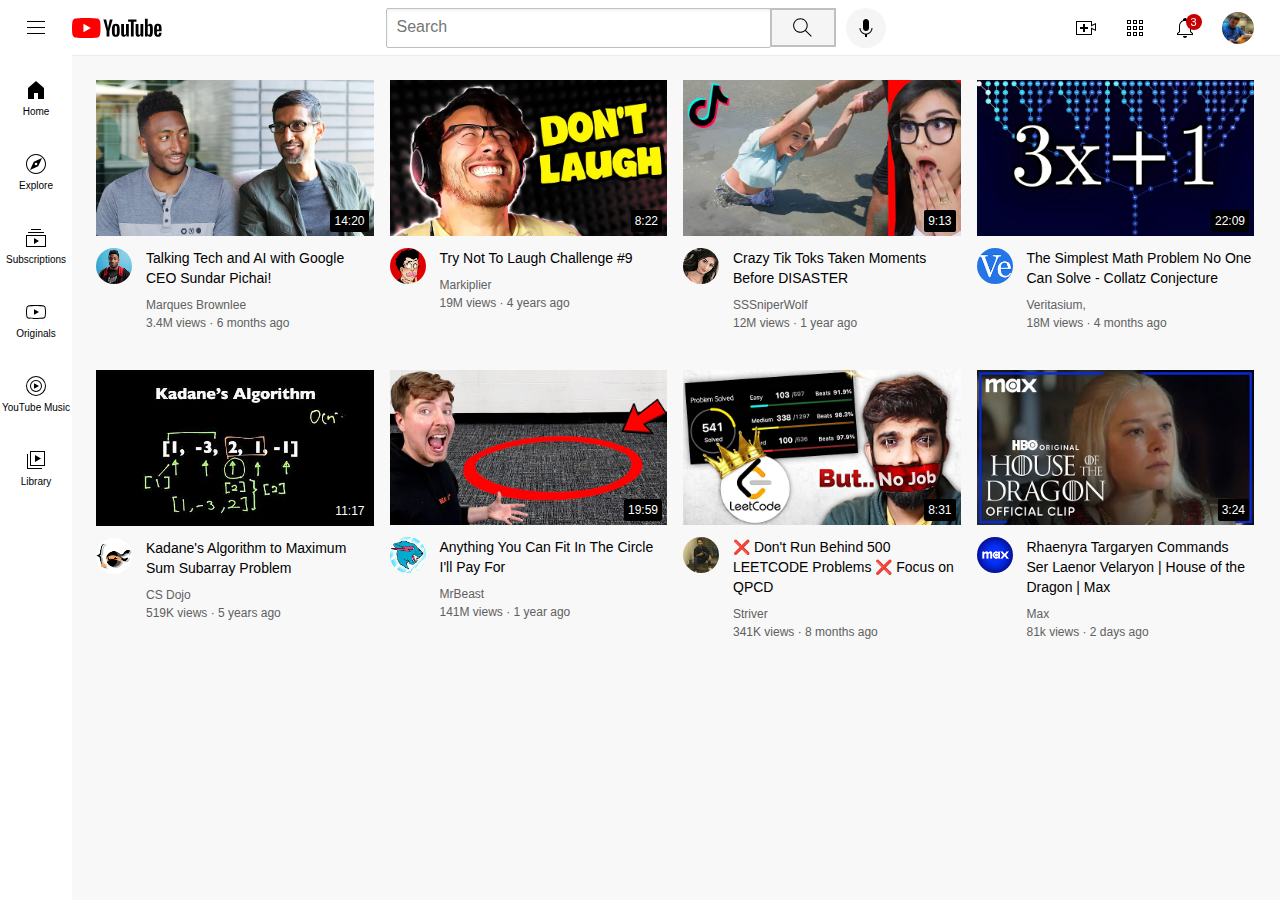
<file: YouTube/index.html>
<!DOCTYPE html>
<html>
<head>
   <meta charset="UTF-8">
   <meta name="viewport" content="width=device-width, initial-scale=1.0">
   <title>Youtube Clone</title>
   <link rel="stylesheet" href="styles/video.css">
   <link rel="stylesheet" href="styles/header.css">
   <link rel="stylesheet" href="styles/general.css">
   <link rel="stylesheet" href="styles/sidebar.css">
   <link rel="preconnect" href="https://fonts.googleapis.com">
<link rel="preconnect" href="https://fonts.gstatic.com" crossorigin>
<link href="https://fonts.google.com/share?selection.family=Roboto:ital,wght@0,400;0,500;0,700;" rel="stylesheet">
   </head>
<body>

   <header class="header">
      <div class="left-section">
         <img class="hamburger-menu" src="icons/hamburger-menu.svg" alt="menu">
         <img class="youtube-logo" src="icons/youtube-logo.svg" alt="logo">
      </div>
      <div class="middle-section">
         <input class="search-bar" type="text" placeholder="Search">
         <button class="search-button">
            <img class="search-icon" src="icons/search.svg" alt="search">
            <div class="tooltip">Search</div>
         </button>
         <!-- comment: position absolute inside position relative-->
         <button class="voice-search-button">
            <img class="voice-search-icon" src="icons/voice-search-icon.svg" alt="voice-search">
            <div class="tooltip">Search with your voice</div>
         </button>
      </div>
      <div class="right-section">
         <div class="upload-icon-container">
            <img class="upload-icon" src="icons/upload.svg" alt="upload">
            <div class="tooltip">Create</div>           
         </div>

         <div class="youtube-apps-icon-container">
            <img class="youtube-apps-icon" src="icons/youtube-apps.svg" alt="apps">
            <div class="tooltip">YouTube Apps</div>            
         </div>

         <div class="notifications-icon-container">
            <img class="notifications-icon" src="icons/notifications.svg" alt="notification">
            <div class="notifications-count">
               3
            </div>
            <div class="tooltip">Notifications</div>
         </div>
         <div class="current-user-picture-container">
            <img class="current-user-picture" src="channel-pictures/acc.jpeg" alt="account">
            <div class="tooltip">User</div>
         </div>

      </div>
   </header>


   <nav class="sidebar">
      <div class="sidebar-link">
         <img src="icons/home.svg" alt="home">
         <div>Home</div>
      </div>
      <div class="sidebar-link">
         <img src="icons/explore.svg" alt="explore">
         <div>Explore</div>
      </div>
      <div class="sidebar-link">
         <img src="icons/subscriptions.svg" alt="subscriptions">
         <div>Subscriptions</div>
      </div>
      <div class="sidebar-link">
         <img src="icons/originals.svg" alt="originals">
         <div>Originals</div>
      </div>
      <div class="sidebar-link">
         <img src="icons/youtube-music.svg" alt="music">
         <div>YouTube Music</div>
      </div>
      <div class="sidebar-link">
         <img src="icons/library.svg" alt="library">
         <div>Library</div>
      </div>
   </nav>

   <main>
      <section class="video-grid">
      <div class="video-preview">
         <div class="thumbnail-row">
            <img class="thumbnail" src = "thumbnails/thumbnail-1.webp" alt = "thumnail1">
            <div class="video-time">
               14:20
            </div>
         </div>
         <div class="video-info-grid">
            <div class="channel-picture">
               <img class="profile-picture" src = "channel-pictures/channel-1.jpeg" alt = "channel1">
            </div>
            
            <div class="video-info">
               <p class="video-title">Talking Tech and AI with Google CEO Sundar Pichai!</p>
               <p class="video-author">Marques Brownlee</p>
               <p class="video-stats">3.4M views &#183 6 months ago</p>
            </div>
            
         </div>      
      </div>

      <div class="video-preview">
         <div class="thumbnail-row">
            <img class="thumbnail" src = "thumbnails/thumbnail-2.webp" alt = "thumnail2">
            <div class="video-time">
               8:22
            </div>
         </div>
         <div class="video-info-grid">
            <div class="channel-picture">
               <img class="profile-picture" src = "channel-pictures/channel-2.jpeg" alt = "channel2">

            </div>
            <div class="video-info">
               <p class="video-title">Try Not To Laugh Challenge #9</p>
               <p class="video-author">Markiplier</p>
               <p class="video-stats">19M views &#183 4 years ago</p>
            </div>
         </div>
      </div>
      
      <div class="video-preview">
         <div class="thumbnail-row">
            <img class="thumbnail" src = "thumbnails/thumbnail-3.webp" alt = "thumnail3">
            <div class="video-time">
               9:13
            </div>
         </div>
         <div class="video-info-grid">
            <div class="channel-picture">
               <img class="profile-picture" src = "channel-pictures/channel-3.jpeg" alt = "channel3">

            </div>
            <div class="video-info">
               <p class="video-title">
                  Crazy Tik Toks Taken Moments Before DISASTER</p>
               <p class="video-author">SSSniperWolf</p>
               <p class="video-stats">12M views &#183 1 year ago</p>
            </div>
         </div>  
      </div>

      <div class="video-preview">
         <div class="thumbnail-row">
            <img class="thumbnail" src = "thumbnails/thumbnail-4.webp" alt = "thumnail4">
            <div class="video-time">
               22:09
            </div>
         </div>
         <div class="video-info-grid">
            <div class="channel-picture">
               <img class="profile-picture" src = "channel-pictures/channel-4.jpeg" alt = "channel4">

            </div>
            <div class="video-info">
               <p class="video-title">
                  The Simplest Math Problem No One Can Solve - Collatz Conjecture </p>
               <p class="video-author"> Veritasium, </p>
               <p class="video-stats"> 18M views &#183 4 months ago</p>
            </div>
         </div>   
      </div>

      <div class="video-preview">
         <div class="thumbnail-row">
            <img class="thumbnail" src = "thumbnails/thumbnail-5.webp" alt = "thumnail5">
            <div class="video-time">
               11:17
            </div>
         </div>
         <div class="video-info-grid">
            <div class="channel-picture">
               <img class="profile-picture" src = "channel-pictures/channel-5.jpeg" alt = "channel5">

            </div>
            <div class="video-info">
               <p class="video-title">
                  Kadane's Algorithm to Maximum Sum Subarray Problem</p>
               <p class="video-author">CS Dojo</p>
               <p class="video-stats">519K views &#183 5 years ago</p>
            </div>
         </div>
      </div>

      <div class="video-preview">
         <div class="thumbnail-row">
            <img class="thumbnail" src = "thumbnails/thumbnail-6.webp" alt = "thumnail6">
            <div class="video-time">
               19:59
            </div>
         </div>
         <div class="video-info-grid">
            <div class="channel-picture">
               <img class="profile-picture" src = "channel-pictures/channel-6.jpeg" alt = "channel6">

            </div>
            <div class="video-info">
               <p class="video-title">
                  Anything You Can Fit In The Circle I&#39ll Pay For</p>
               <p class="video-author">MrBeast</p>
               <p class="video-stats">141M views &#183 1 year ago</p>
            </div>
         </div>
      </div>

      <div class="video-preview">
         <div class="thumbnail-row">
            <img class="thumbnail" src = "thumbnails/thumbnail-7.webp" alt = "thumnail7">
            <div class="video-time">
               8:31
            </div>
         </div>
         <div class="video-info-grid">
            <div class="channel-picture">
               <img class="profile-picture" src = "channel-pictures/channel-7.jpeg" alt = "channel7">

            </div>
            <div class="video-info">
               <p class="video-title">
                  ❌ Don't Run Behind 500 LEETCODE Problems ❌ Focus on QPCD</p>
               <p class="video-author">Striver</p>
               <p class="video-stats">341K views &#183 8 months ago</p>
            </div>
         </div>
      </div>
      <div class="video-preview">
         <div class="thumbnail-row">
            <img class="thumbnail" src = "thumbnails/thumbnail-8.webp" alt = "thumnail8">
            <div class="video-time">
               3:24
            </div>
         </div>
         <div class="video-info-grid">
            <div class="channel-picture">
               <img class="profile-picture" src = "channel-pictures/channel-8.jpeg" alt = "channel8">

            </div>
            <div class="video-info">
               <p class="video-title">
                  Rhaenyra Targaryen Commands Ser Laenor Velaryon | House of the Dragon | Max</p>
               <p class="video-author">Max</p>
               <p class="video-stats">81k views &#183 2 days ago</p>
            </div>
         </div>
      </div>

   </section>

   </main>
   



</body>
</html>
</file>
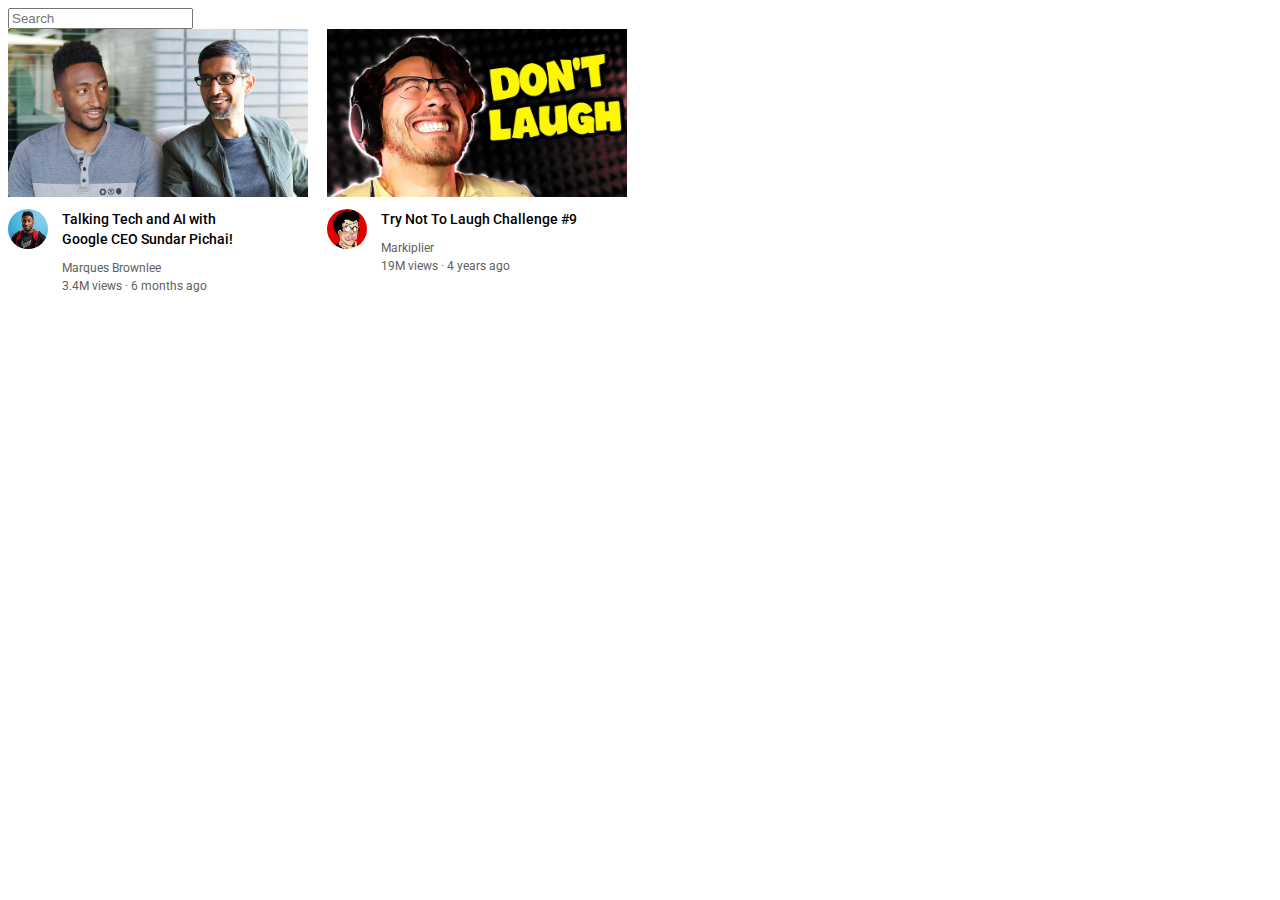
<file: YouTube/example clone (before using grid).html>
<!DOCTYPE html>
<html>
  <head>
    <title>YouTube.com Clone</title>

    <link rel="preconnect" href="https://fonts.googleapis.com">
    <link rel="preconnect" href="https://fonts.gstatic.com" crossorigin>
    <link href="https://fonts.googleapis.com/css2?family=Roboto:wght@400;500;700&display=swap" rel="stylesheet">

    <style>
      p {
        font-family: Roboto, Arial;
        margin-top: 0;
        margin-bottom: 0;
      }

      .thumbnail {
        width: 300px;
        display: block;
      }

      .search-bar {
        display: block;
      }

      .video-title {
        margin-top: 0;
        font-size: 14px;
        font-weight: 500;
        line-height: 20px;
        margin-bottom: 12px;
      }

      .video-preview {
        width: 300px;
        display: inline-block;
        vertical-align: top;
        margin-right: 15px;
      }

      .channel-picture {
        display: inline-block;
        width: 50px;
        vertical-align: top;
      }

      .video-info {
        display: inline-block;
        width: 200px;
      }

      .profile-picture {
        width: 40px;
        border-radius: 50px;
      }

      .thumbnail-row {
        margin-bottom: 12px;
      }

      .video-author,
      .video-stats {
        font-size: 12px;
        color: rgb(96, 96, 96);
      }

      .video-author {
        margin-bottom: 4px;
      }
    </style>
  </head>
  <body>
    <input class="search-bar" type="text" placeholder="Search">

    <div class="video-preview">
      <div class="thumbnail-row">
        <img class="thumbnail" src="thumbnails/thumbnail-1.webp">
      </div>
      <div>
        <div class="channel-picture">
          <img class="profile-picture" src="channel-pictures/channel-1.jpeg">
        </div>
        <div class="video-info">
          <p class="video-title">
            Talking Tech and AI with Google CEO Sundar Pichai!
          </p>
          <p class="video-author">
            Marques Brownlee
          </p>
          <p class="video-stats">
            3.4M views &#183; 6 months ago
          </p>
        </div>
      </div>
    </div>

    <div class="video-preview">
      <div class="thumbnail-row">
        <img class="thumbnail" src="thumbnails/thumbnail-2.webp">
      </div>
      <div>
        <div class="channel-picture">
          <img class="profile-picture" src="channel-pictures/channel-2.jpeg">
        </div>
        <div class="video-info">
          <p class="video-title">
            Try Not To Laugh Challenge #9
          </p>
          <p class="video-author">
            Markiplier
          </p>
          <p class="video-stats">
            19M views &#183; 4 years ago
          </p>
        </div>
      </div>
    </div>
  </body>
</html>
</file>
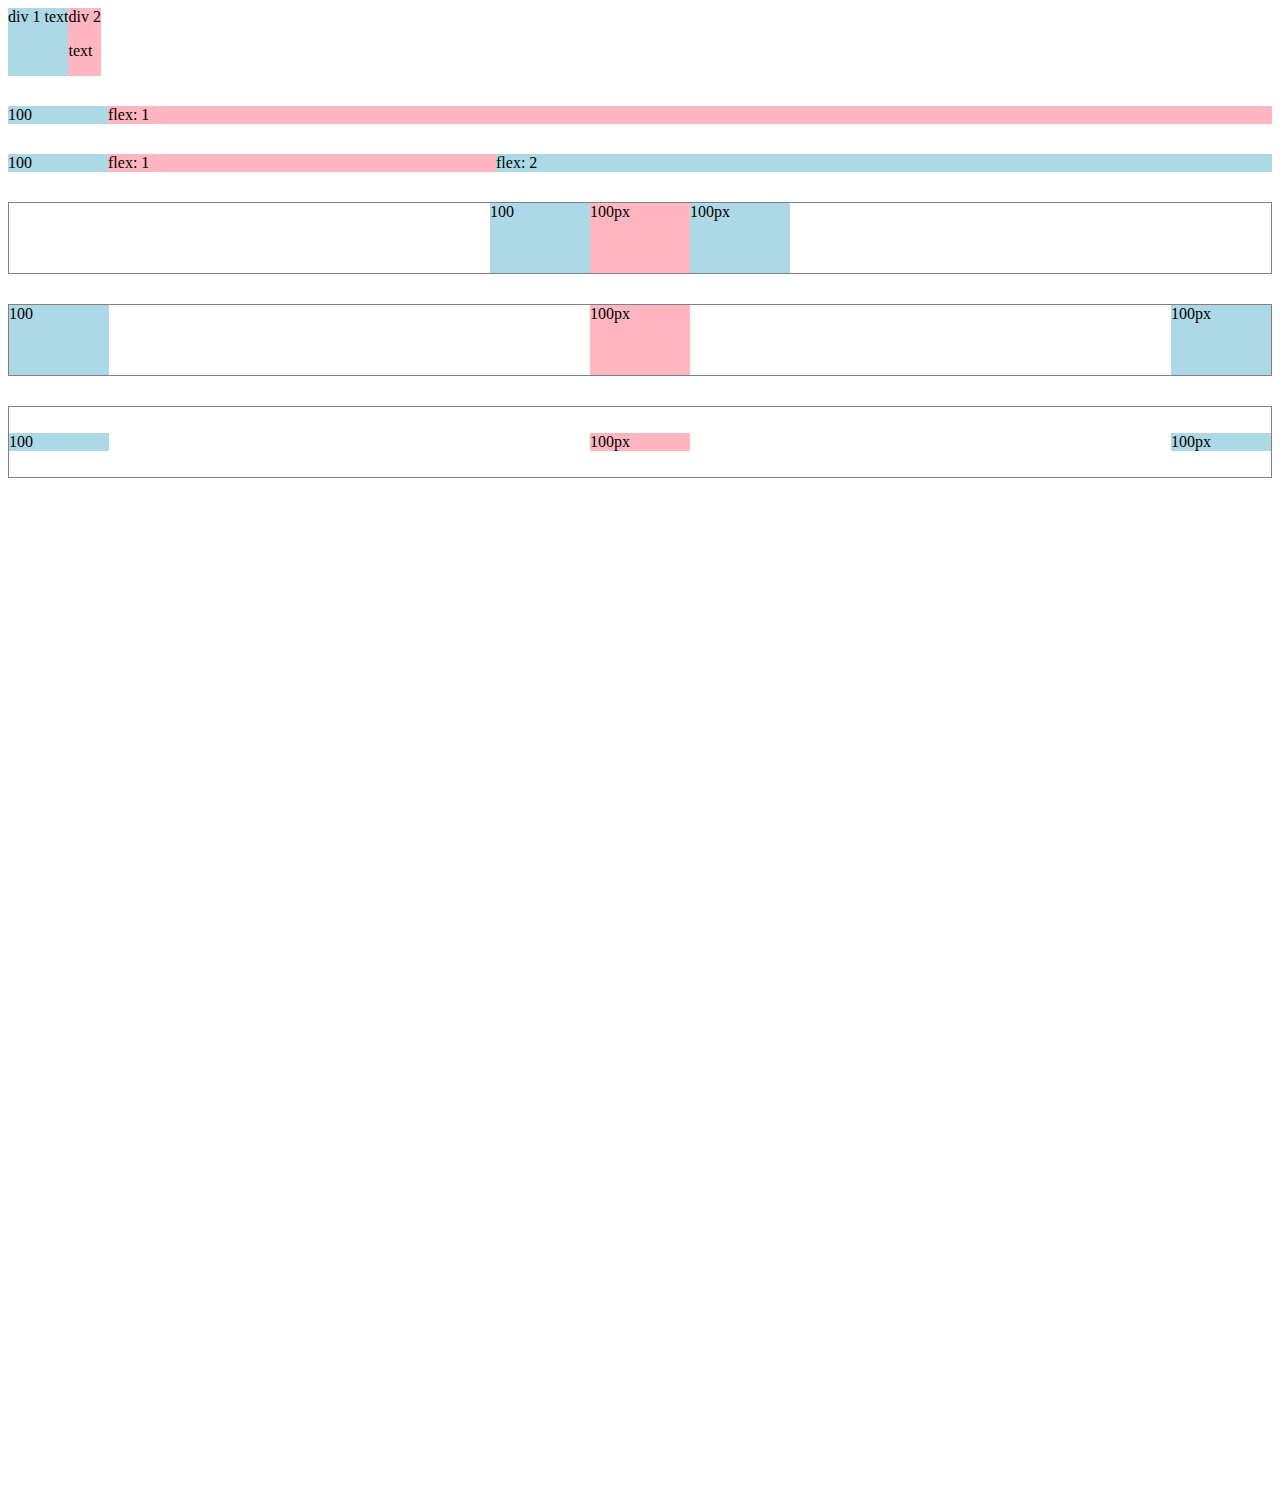
<file: YouTube/flexbox.html>
<!DOCTYPE html>
<html>
<head>
    <title> flexbox practice </title>
</head>
<body style="padding-bottom: 1000px;">
    <div style="display: flex;
    flex-direction: row;
    ">
        <div style="background-color: lightblue " >
            div 1 text
        </div>
        <div style="background-color: lightpink;">
            div 2 <p>text</p>
        </div>        
    </div>

    <div style="display: flex;
    flex-direction: row;
    margin-top: 30px;
    ">
        <div style="background-color: lightblue;
        width:100px;
        " >
            100
        </div>
        <div style=" background-color: lightpink;
        flex:1;
        ">
            flex: 1
        </div>        
    </div>

    <div style="display: flex;
    flex-direction: row;
    margin-top: 30px;
    ">
        <div style="background-color: lightblue;
        width:100px;
        " >
            100
        </div>
        <div style=" background-color: lightpink;
        flex:1;
        ">
            flex: 1
        </div> 
        <div style="background-color: lightblue;
        flex: 2
        " >
            flex: 2
        </div>       
    </div>

    <div style="
    display: flex;
    flex-direction: row;
    height:70px;
    border-width:1px;
    border-style:solid;
    border-color:gray;
    margin-top: 30px;
    justify-content:center;
    ">
        <div style="background-color: lightblue;
        width:100px;
        " >
            100
        </div>
        <div style=" background-color: lightpink;
        width:100px;
        ">
            100px
        </div> 
        <div style="background-color: lightblue;
        width:100px;
        " >
            100px
        </div>       
    </div>


    <div style="
    display: flex;
    flex-direction: row;
    height:70px;
    border-width:1px;
    border-style:solid;
    border-color:gray;
    margin-top: 30px;
    justify-content:space-between;
    ">
        <div style="background-color: lightblue;
        width:100px;
        " >
            100
        </div>
        <div style=" background-color: lightpink;
        width:100px;
        ">
            100px
        </div> 
        <div style="background-color: lightblue;
        width:100px;
        " >
            100px
        </div>       
    </div>


    <div style="
    display: flex;
    flex-direction: row;
    height:70px;
    border-width:1px;
    border-style:solid;
    border-color:gray;
    margin-top: 30px;
    justify-content:space-between;
    align-items:center;
    ">
        <div style="background-color: lightblue;
        width:100px;
        " >
            100
        </div>
        <div style=" background-color: lightpink;
        width:100px;
        ">
            100px
        </div> 
        <div style="background-color: lightblue;
        width:100px;
        " >
            100px
        </div>       
    </div>
</body>
</html>
</file>
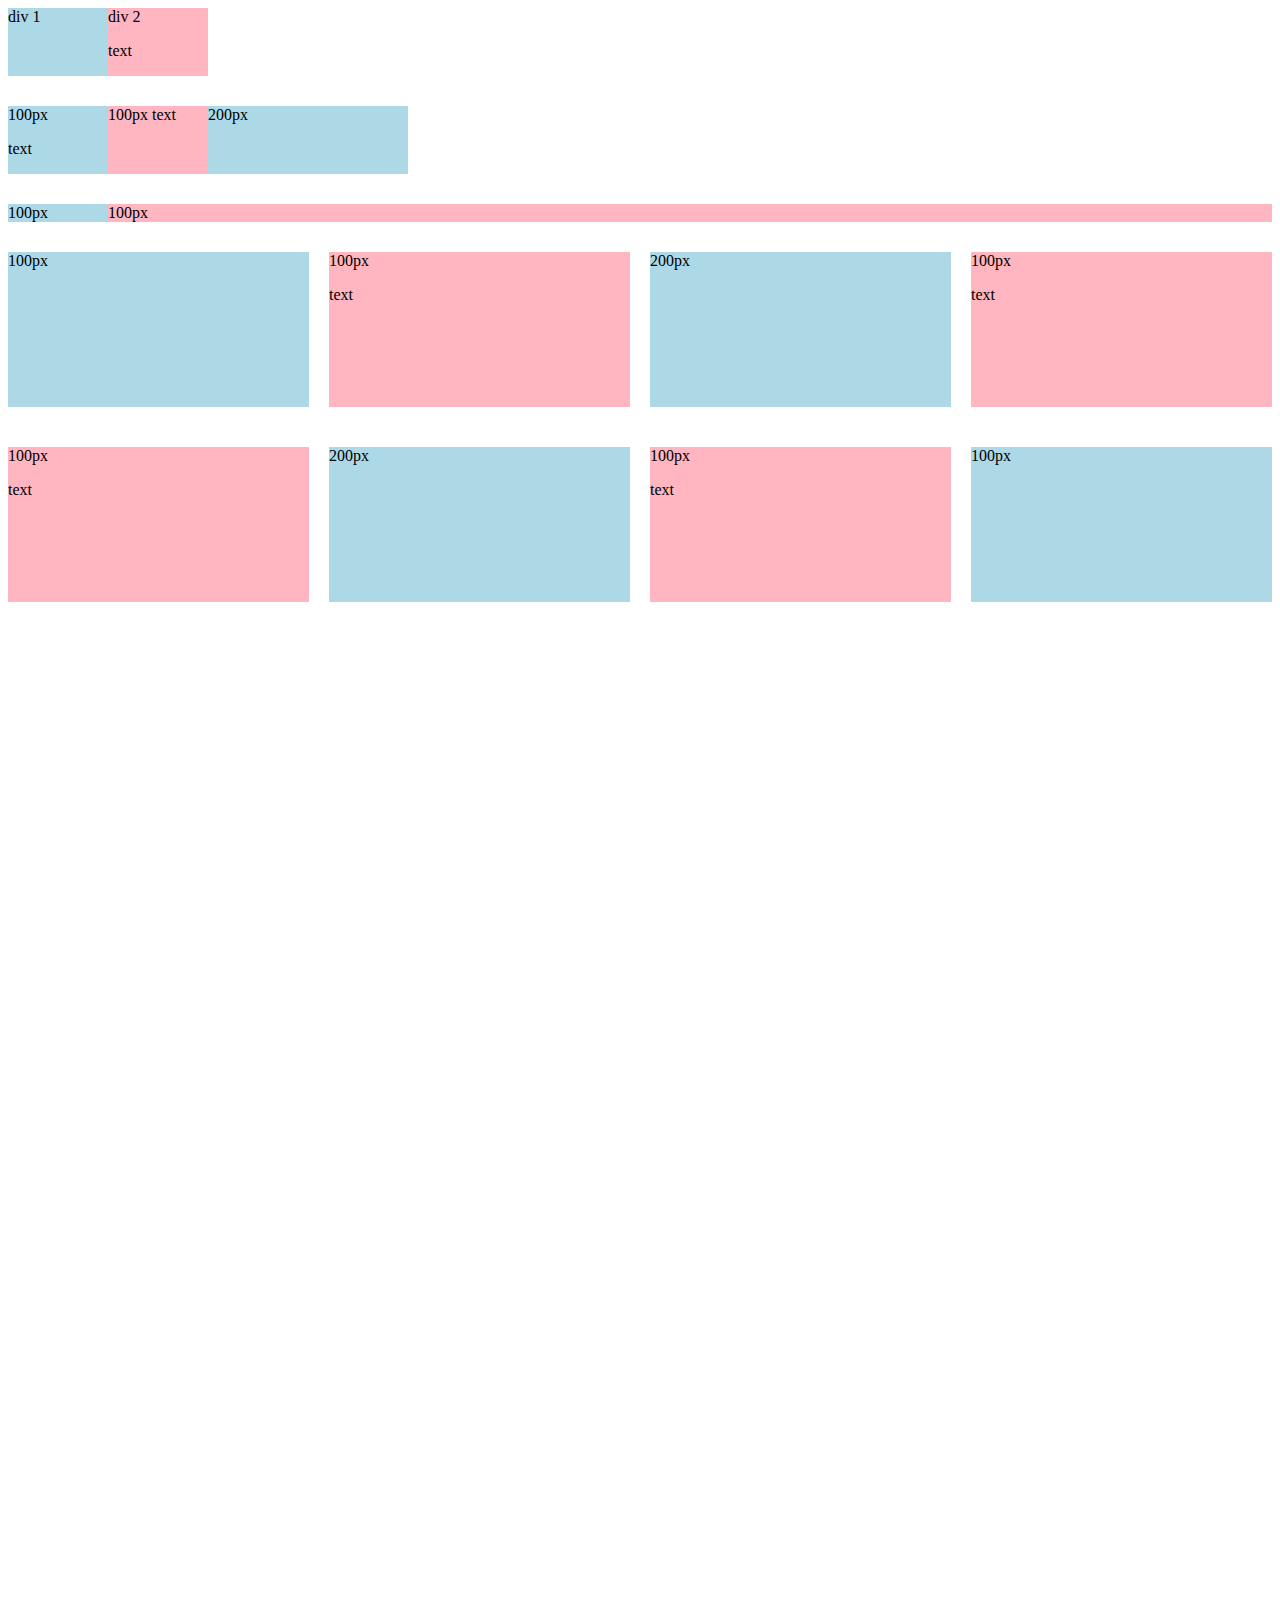
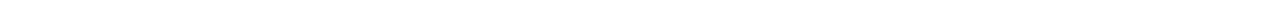
<file: YouTube/grid.html>
<!DOCTYPE html>
<html>
<head>
    <title>Grid Practice</title>
</head>
<body style="padding-bottom: 1000px;">
    
    <div style="display: grid; 
    grid-template-columns:100px 100px;">
        <div style="background-color: lightblue">
            div 1
        </div>
        <div style="background-color: lightpink">
            div 2 <p>text</p>
        </div>
    </div>

    <div style="
    margin-top:30px;
    display: grid; 
    grid-template-columns:100px 100px 200px;">
        <div style="background-color: lightblue">
            100px<p>text</p>
        </div>
        <div style="background-color: lightpink">
            100px text
        </div>
        <div style="background-color: lightblue">
            200px
        </div>
    </div>

    <div style="
    margin-top:30px;
    display: grid; 
    grid-template-columns:100px 1fr ;">
        <div style="background-color: lightblue">
            100px
        </div>
        <div style="background-color: lightpink">
            100px 
        </div>
    </div>


    <div style="
    margin-top:30px;
    display: grid; 
    grid-template-columns:1fr 1fr 1fr 1fr;
    height:350px;
    column-gap: 20px;
    row-gap:40px;
    ">
        <div style="background-color: lightblue">
            100px
        </div>
        <div style="background-color: lightpink">
            100px <p>text</p>
        </div>
        <div style="background-color: lightblue">
            200px
        </div>
        <div style="background-color: lightpink">
            100px <p>text</p>
        </div>
        <div style="background-color: lightpink">
            100px <p>text</p>
        </div>
        <div style="background-color: lightblue">
            200px
        </div>
        <div style="background-color: lightpink">
            100px <p>text</p>
        </div>
        <div style="background-color: lightblue">
            100px
        </div>

    </div>
</body>
</html>
</file>
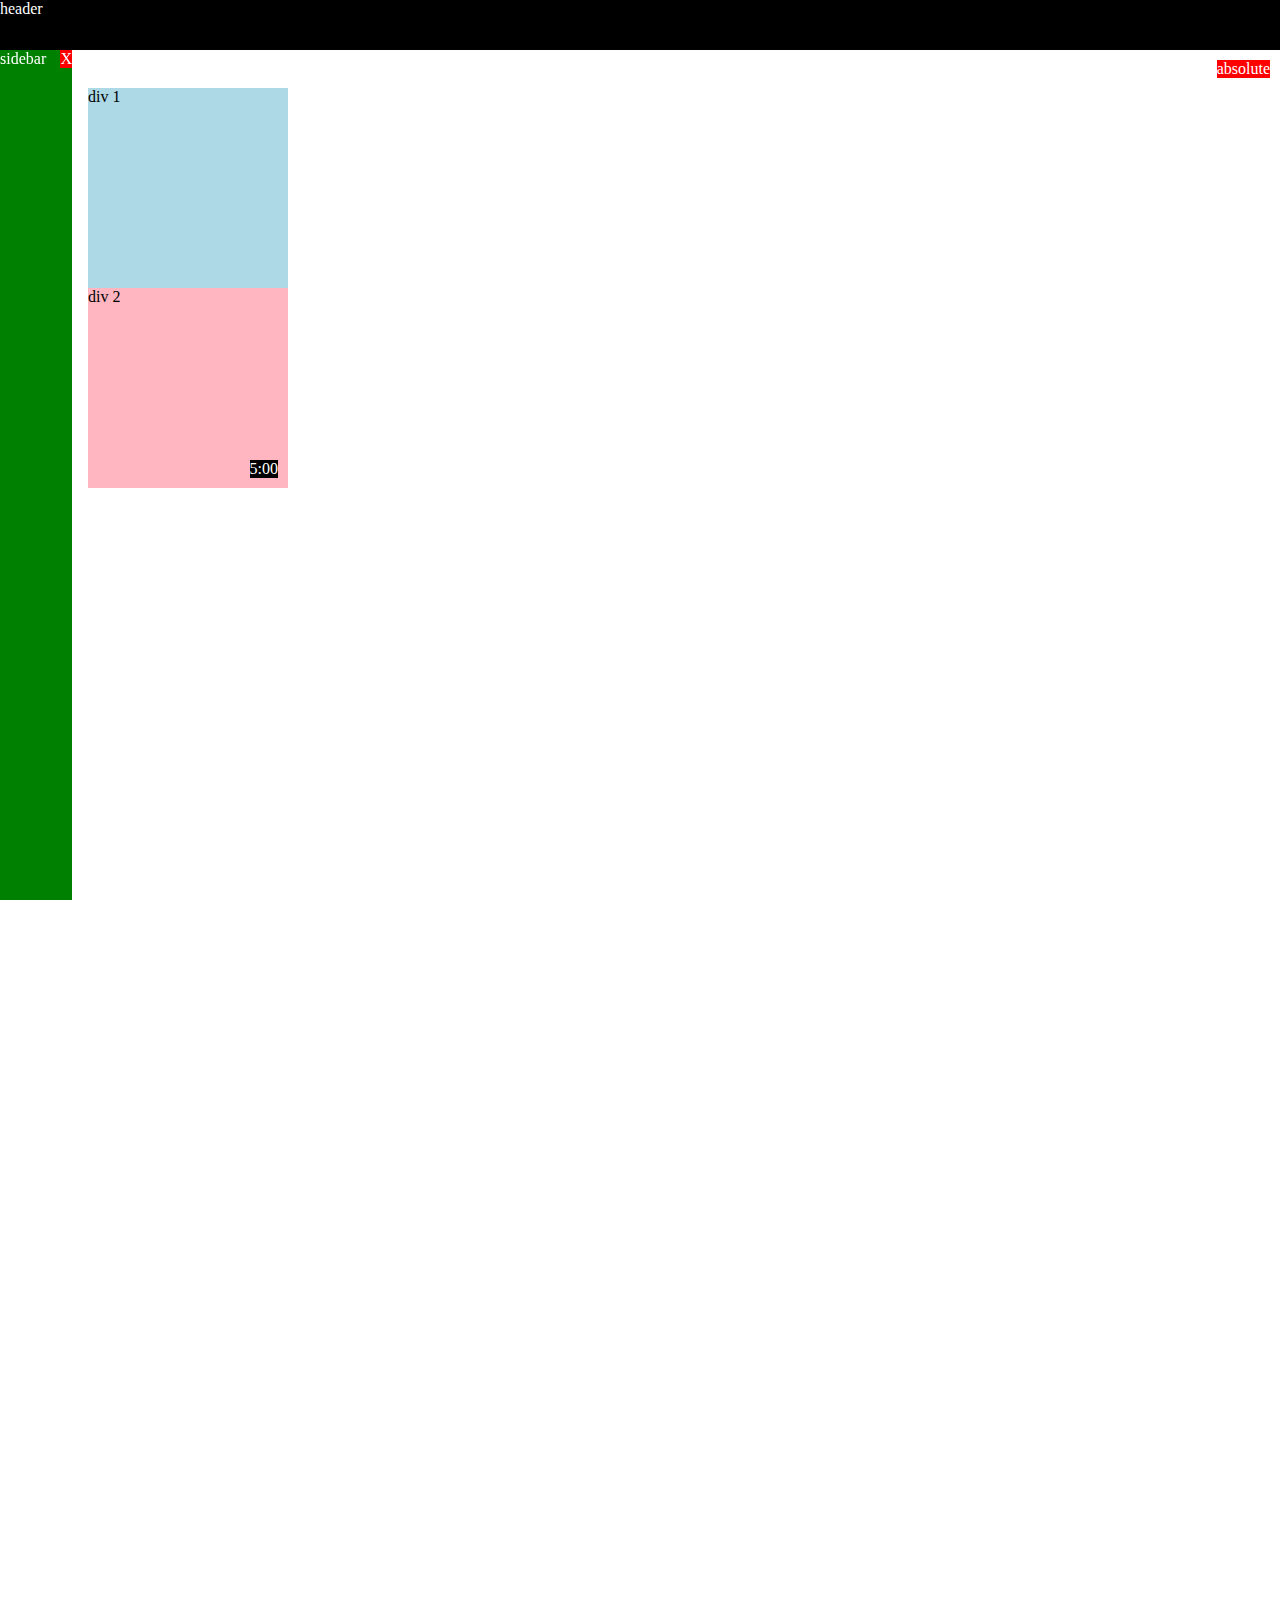
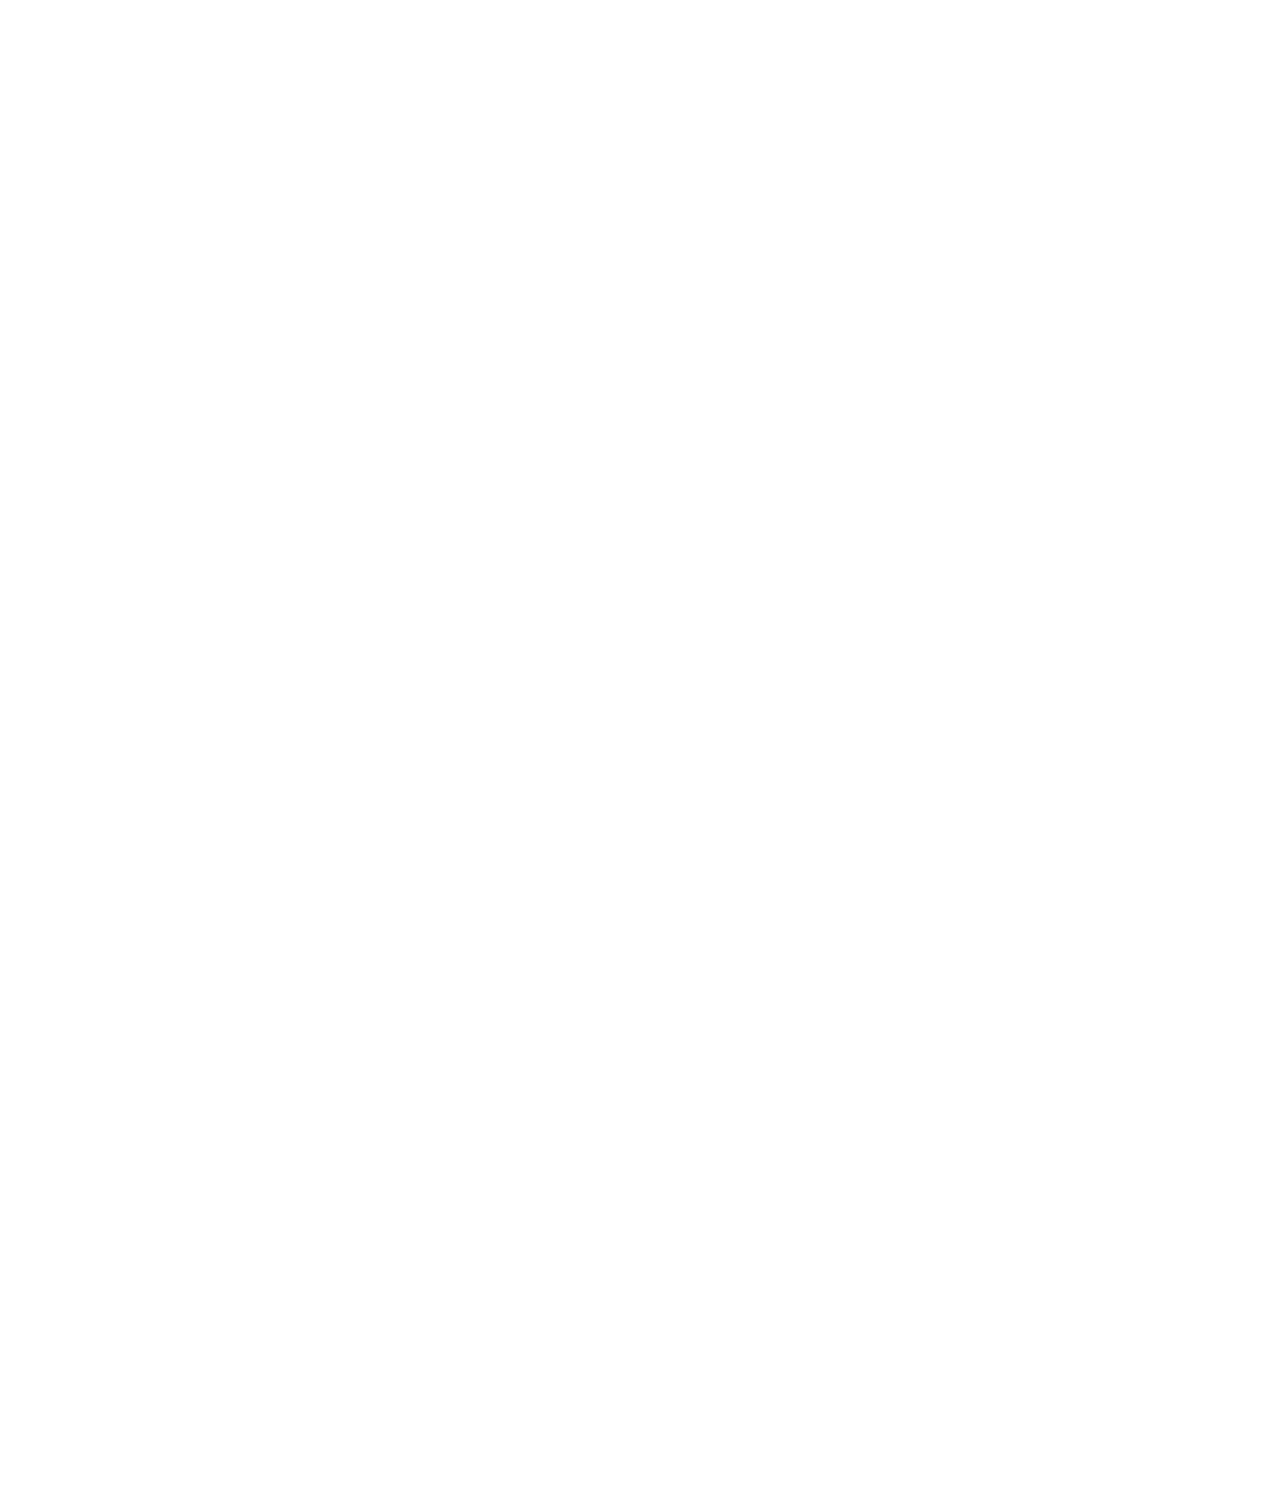
<file: YouTube/position.html>
<!DOCTYPE html>
<html>
<head>
    <title>Position practice</title>
</head>
<body style="height: 3000px;
            padding-top:80px;
            padding-left:80px;
">
    <div style="
    background-color: black;
    color:white;
    position:fixed;
    top:0;
    left:0;
    right:0;
    height:50px;
    z-index: 1;
    ">header</div>


    <div style="
        background-color:green;
        color:white;
        position:fixed;
        left:0;
        bottom:0;
        top:50px;
        width: 72px;

    ">
        sidebar
            <div style="
            background-color: red;
            position:absolute;
            color:white;
            top:0;
            right:0;
            ">X</div> 
    </div>

    <div style="
    background-color: red;
    position:absolute;
    color:white;
    top:60px;
    right:10px;

    ">absolute</div>

 
    <div style="
    background-color: lightblue;
    height:200px;
    width:200px;
    position:static;
    ">div 1
    </div>

    <div style="
    background-color: lightpink;
    height:200px;
    width:200px;
    position:relative;
    ">div 2
        <div style="
        background-color: black;
        position:absolute;
        color:white;
        bottom:10px;
        right:10px;

        ">5:00</div> 
    </div>
</body>
</html>
</file>
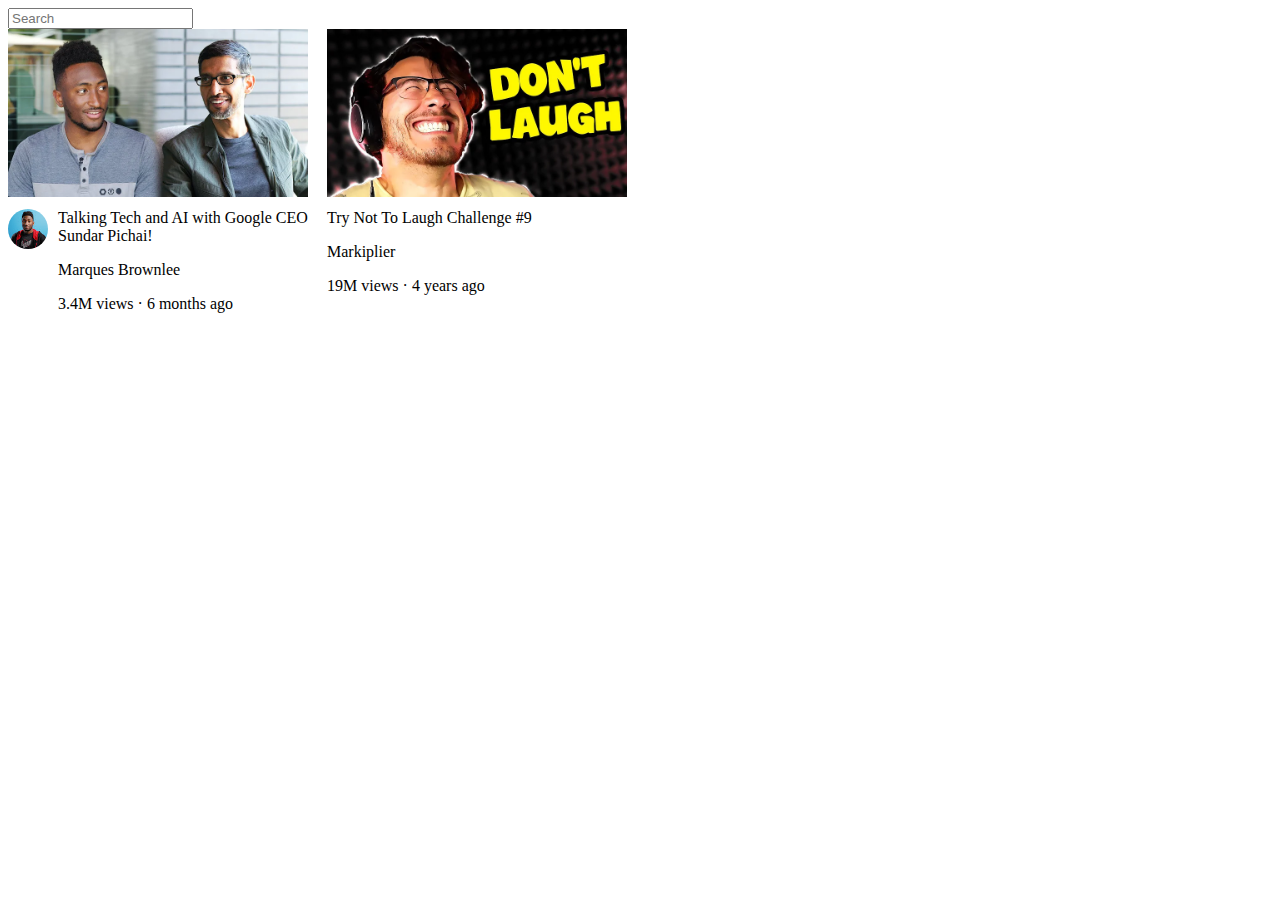
<file: YouTube/Untitled-1.html>
<!DOCTYPE html>
<head>
    <title>practice</title>
    <style>
        .search-bar{
            display: block;
        }
        .thumbnail{
            width: 300px;
            display: block;
            margin-top: 0;
            margin-bottom: 12px;
        }

        .video-preview{
            width: 300px;
            display: inline-block;
            margin-right: 15px;
            vertical-align: top;
        }
        
        .profile-picture{
            border-radius: 50px;
            width: 40px;
        }

        
        .video-info-grid{
        display: grid;
        grid-template-columns: 50px 1fr;
        }
        .channel-picture{
            vertical-align: top;
            display: inline-block;
            width: 50px;
        }
        
        .video-info{
            display: inline-block;
            width: 250px;
        }
        .video-title{
            margin-top: 0;
        }
    </style>
</head>
<body>
    <input class="search-bar" type="text" placeholder="Search">

    <div class="video-preview">
        <div class="thumbnail-row">
            <img class="thumbnail" src="thumbnails/thumbnail-1.webp">
        </div>
        <div class="video-info-grid">
            <div class="channel-picture">
                <img class="profile-picture" src = "channel-pictures/channel-1.jpeg" alt = "channel1">
            </div>
            <div class="video-info">
                <p class="video-title">Talking Tech and AI with Google CEO Sundar Pichai!</p>
                <p class="video-author">Marques Brownlee</p>
                <p class="video-stats">3.4M views &#183 6 months ago</p>        
            </div>
        </div>

       
    </div>

    <div class="video-preview">
        <img class="thumbnail" src="thumbnails/thumbnail-2.webp">
        <p class="video-title">Try Not To Laugh Challenge #9</p>
        <p class="video-author">Markiplier</p>
        <p class="video-stats">19M views &#183 4 years ago</p>      
        </div>
</body>
</html>
</file>
<file: YouTube/styles/video.css>
.thumbnail {
    width: 100%;
}

.video-title {
    margin-top: 0;
    font-size: 14px;
    font-weight: 500;
    line-height: 20px;
    margin-bottom: 10px;
}

.video-info-grid {
    display: grid;
    grid-template-columns: 50px 1fr;
 }

 .profile-picture {
    width: 36px;
    border-radius: 50px;
}

 .thumbnail-row {
    margin-bottom: 8px;
    position: relative;
    
 }

.video-author {
    font-size: 12px;
    color: rgb(96, 96, 96);
    margin-bottom: 4px;
}

.video-stats {
    font-size: 12px;
    color: rgb(96, 96, 96);
}

 .video-grid{
    display:grid;
    grid-template-columns: 1fr 1fr 1fr 1fr;
    column-gap: 16px;
    row-gap: 40px;
}

@media only screen and (max-width: 395px) {
    .video-grid{
        grid-template-columns: 1fr;
    }
}

@media only screen and (min-width: 396px) and (max-width: 768px) {
    .video-grid{
        grid-template-columns: 1fr 1fr;
    }
}

@media only screen and (min-width: 769px) and (max-width: 1250px) {
    .video-grid{
        grid-template-columns: 1fr 1fr 1fr;
    }
}


@media only screen and (min-width: 1251px) {
    .video-grid{
        grid-template-columns: 1fr 1fr 1fr 1fr;
    }
}


.video-time {
    font-family: Roboto, Arial;
    font-size: 12px;
    font-weight: 500;
    padding: 4px;
    border-radius: 2px;
    background-color: black;
    color: white;
    position: absolute;
    bottom: 8px;
    right: 5px;
}
</file>
<file: YouTube/styles/header.css>
.header{
    height: 55px;
    display: flex;
    flex-direction:row;
    justify-content: space-between;
    position: fixed;
    z-index: 100;
    top: 0;
    left: 0;
    right: 0;
    background-color: white;
    border-bottom-width: 1px;
    border-bottom-style: solid;
    border-bottom-color: rgb(235, 235, 235);
}

.left-section{
    display: flex;
    align-items: center;
}

.hamburger-menu{
    height: 24px;
    margin-left: 24px;
    margin-right: 24px;
    cursor: pointer;
}

.youtube-logo{
    height: 20px;
    cursor: pointer;
}

.middle-section{
    flex: 1;
    margin-left: 70px;
    margin-right: 35px;
    max-width: 500px;
    display: flex;
    align-items: center;
}

.search-bar {
    flex: 1;
    height: 36px;
    padding-left: 10px;
    border: 1px solid rgb(192, 192, 192);
    border-radius: 2px;
    box-shadow: inset 1px 2px 3px rgba(0,0,0,0.05);
    width: 0;
}

.search-bar::placeholder {
    font-family: Roboto, Arial;
    font-size: 16px;
}

.search-button {
    height: 39.5px;
    width: 66px;
    background-color: rgb(245,245,245);
    border-style: solid;
    border-color: rgb(192, 192, 192);
    margin-left: -1px;
    margin-right: 10px;
    cursor: pointer;
}

.search-button,
.voice-search-button,
.upload-icon-container,
.youtube-apps-icon-container,
.notifications-icon-container,
.current-user-picture-container {
    display: flex;
    position: relative;
    align-items:center;
    justify-content: center;
}

.search-button .tooltip,
.voice-search-button .tooltip,
.upload-icon-container .tooltip,
.youtube-apps-icon-container .tooltip,
.notifications-icon-container .tooltip,
.current-user-picture-container .tooltip {
    font-family: Roboto, Arial;
    position: absolute;
    background-color: gray;
    color: white;
    padding-left: 8px;
    padding-right: 8px;
    padding-top: 10px;
    padding-bottom: 10px;
    border-radius: 4px;
    font-size: 12px;
    bottom: -50px;
    opacity: 0;
    transition: opacity 0.15;
    pointer-events: none;
    white-space: nowrap;
}

.search-button:hover .tooltip,
.voice-search-button:hover .tooltip,
.upload-icon-container:hover .tooltip,
.youtube-apps-icon-container:hover .tooltip,
.notifications-icon-container:hover .tooltip,
.current-user-picture-container:hover .tooltip {
    opacity: 1;
}

.search-icon {
    height: 25px;

}

.voice-search-button {
    height: 40px;
    width: 40px;
    border-radius: 20px;
    border: none;
    background-color: rgb(245,245,245);
    cursor: pointer;
}

.voice-search-icon {
    height: 24px;

}

.right-section{
    width: 180px;
    margin-right: 26px;
    display: flex;
    align-items: center;
    justify-content: space-between;
    flex-shrink: 0;
}

.upload-icon {
    height: 24px;
    cursor: pointer;
}

.youtube-apps-icon {
    height: 24px;
    cursor: pointer;
}

.notifications-icon {
    height: 24px;
    cursor: pointer;
}

.notifications-icon-container {
    position: relative;
}

.notifications-count {
    position: absolute;
    top: -2px;
    right: -5px;
    background-color: rgb(200, 0, 0);
    color: white;
    font-family: Roboto, Arial;
    font-size: 11px;
    padding-left: 5px;
    padding-top: 2px;
    padding-bottom: 2px;
    padding-right: 5px;
    border-radius:10px;
}

.current-user-picture {
    height: 32px;
    border-radius: 16px;
    cursor: pointer;
}
</file>
<file: YouTube/styles/general.css>
p{
    font-family: Roboto, Arial;
    margin-top: 0;
    margin-bottom: 0;
}

body{
    margin: 0;
    padding-top: 80px;
    padding-left: 96px;
    padding-right: 26px;
    background-color: rgb(248, 248, 248);
}
</file>
<file: YouTube/styles/sidebar.css>
.sidebar {
    position: fixed;
    left: 0;
    bottom: 0;
    top: 55px;
    background-color: white;
    width: 72px;
    z-index: 200;
    padding-top: 5px;
}

.sidebar-link {
    height: 74px;
    display: flex;
    justify-content: center;
    align-items: center;
    flex-direction: column;
    cursor: pointer;
}

.sidebar-link:hover {
    background-color: rgb(235, 235, 235);
}

.sidebar-link img{
    height: 24px;
    margin-bottom: 4px;
}

.sidebar-link div {
    font-family: Roboto, Arial;
    font-size: 10px;
}
</file>
